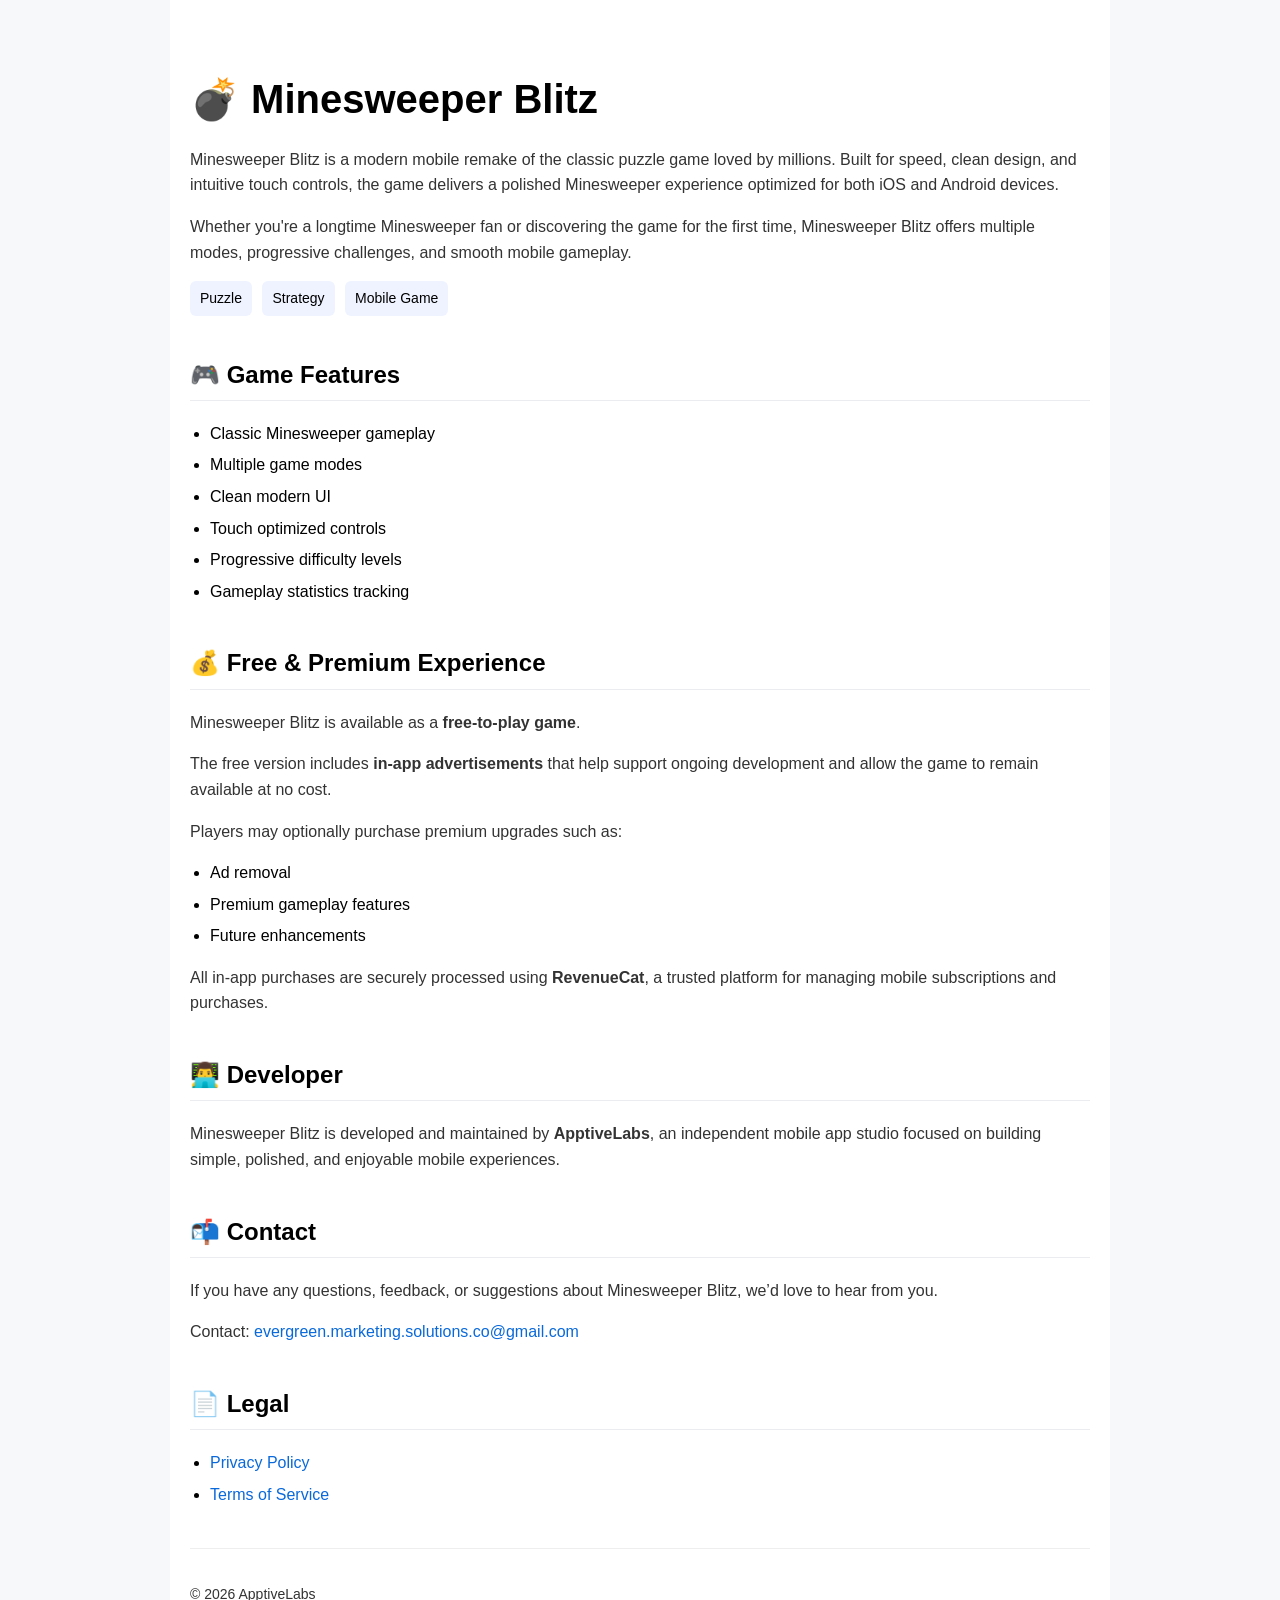
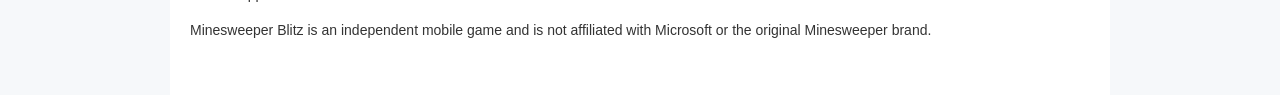
<file: index.html>
<!DOCTYPE html>
<html>

<head>
<meta charset="UTF-8">
<title>Minesweeper Blitz</title>

<style>

body{
font-family: -apple-system, BlinkMacSystemFont, "Segoe UI", Roboto, Helvetica, Arial, sans-serif;
background:#f6f8fa;
margin:0;
padding:0;
line-height:1.6;
}

.container{
max-width:900px;
margin:auto;
padding:40px 20px;
background:white;
}

h1{
font-size:40px;
margin-bottom:10px;
}

h2{
margin-top:40px;
border-bottom:1px solid #eaecef;
padding-bottom:6px;
}

p{
color:#333;
}

ul{
padding-left:20px;
}

li{
margin-bottom:6px;
}

.footer{
margin-top:40px;
padding-top:20px;
border-top:1px solid #eee;
font-size:14px;
color:#555;
}

a{
color:#0969da;
text-decoration:none;
}

a:hover{
text-decoration:underline;
}

.badge{
display:inline-block;
background:#eef3ff;
padding:6px 10px;
border-radius:6px;
font-size:14px;
margin-right:6px;
}

</style>

</head>

<body>

<div class="container">

<h1>💣 Minesweeper Blitz</h1>

<p>
Minesweeper Blitz is a modern mobile remake of the classic puzzle game loved by millions. 
Built for speed, clean design, and intuitive touch controls, the game delivers a polished 
Minesweeper experience optimized for both iOS and Android devices.
</p>

<p>
Whether you're a longtime Minesweeper fan or discovering the game for the first time, 
Minesweeper Blitz offers multiple modes, progressive challenges, and smooth mobile gameplay.
</p>

<div>
<span class="badge">Puzzle</span>
<span class="badge">Strategy</span>
<span class="badge">Mobile Game</span>
</div>

<h2>🎮 Game Features</h2>

<ul>
<li>Classic Minesweeper gameplay</li>
<li>Multiple game modes</li>
<li>Clean modern UI</li>
<li>Touch optimized controls</li>
<li>Progressive difficulty levels</li>
<li>Gameplay statistics tracking</li>
</ul>

<h2>💰 Free & Premium Experience</h2>

<p>
Minesweeper Blitz is available as a <strong>free-to-play game</strong>.
</p>

<p>
The free version includes <strong>in-app advertisements</strong> that help support ongoing development 
and allow the game to remain available at no cost.
</p>

<p>
Players may optionally purchase premium upgrades such as:
</p>

<ul>
<li>Ad removal</li>
<li>Premium gameplay features</li>
<li>Future enhancements</li>
</ul>

<p>
All in-app purchases are securely processed using 
<strong>RevenueCat</strong>, a trusted platform for managing mobile subscriptions 
and purchases.
</p>

<h2>👨‍💻 Developer</h2>

<p>
Minesweeper Blitz is developed and maintained by <strong>ApptiveLabs</strong>, 
an independent mobile app studio focused on building simple, polished, 
and enjoyable mobile experiences.
</p>

<h2>📬 Contact</h2>

<p>
If you have any questions, feedback, or suggestions about Minesweeper Blitz, 
we’d love to hear from you.
</p>

<p>
Contact: <a href="mailto:evergreen.marketing.solutions.co@gmail.com">evergreen.marketing.solutions.co@gmail.com</a>
</p>

<h2>📄 Legal</h2>

<ul>
<li><a href="privacy.md">Privacy Policy</a></li>
<li><a href="terms.md">Terms of Service</a></li>
</ul>

<div class="footer">

<p>
© 2026 ApptiveLabs
</p>

<p>
Minesweeper Blitz is an independent mobile game and is not affiliated with Microsoft or the original Minesweeper brand.
</p>

</div>

</div>

</body>

</html>
</file>
